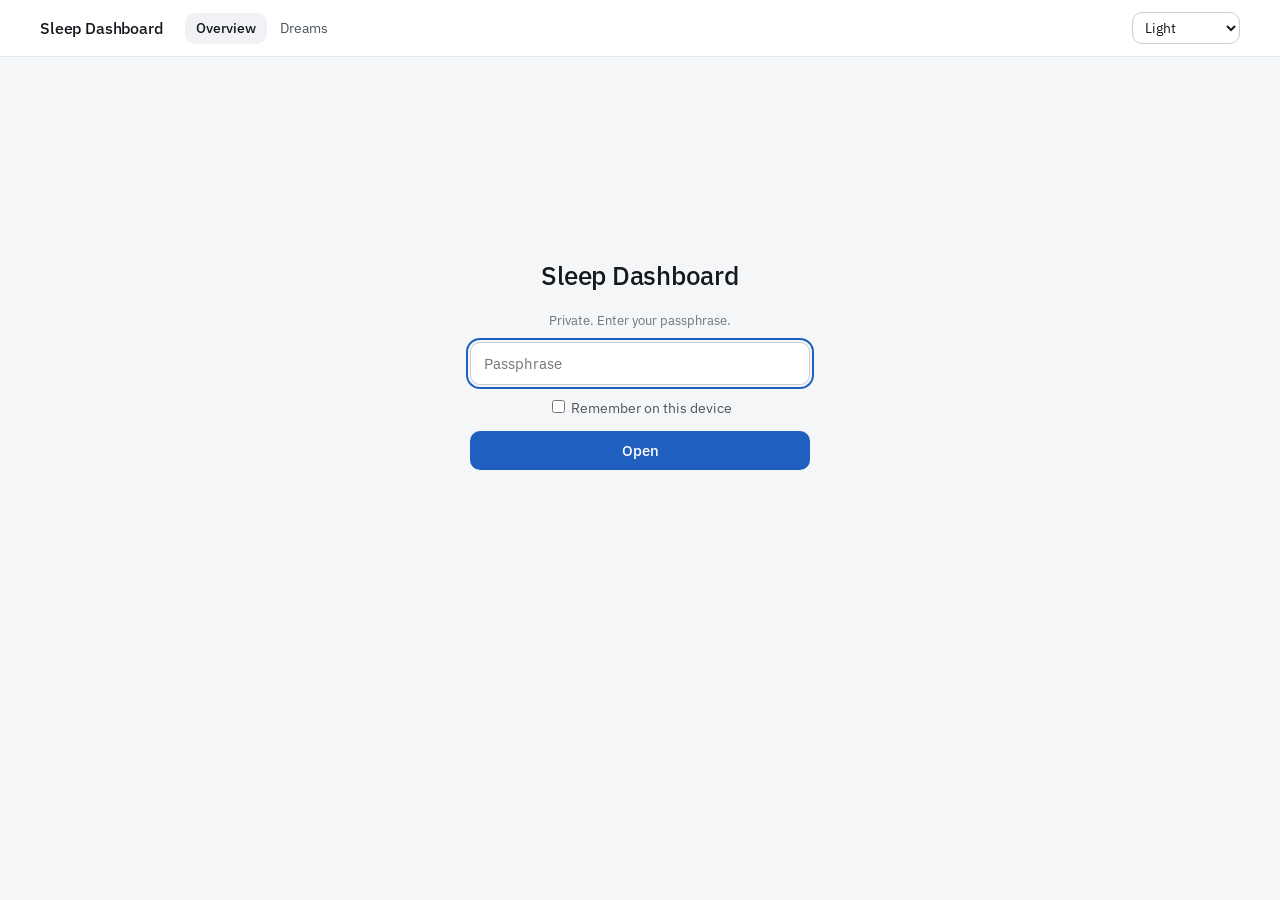
<file: index.html>
<!doctype html>
<html lang="en">
<head>
<meta charset="utf-8">
<meta name="viewport" content="width=device-width, initial-scale=1">
<meta name="robots" content="noindex, nofollow">
<title>Sleep Dashboard</title>
<script>try { document.documentElement.dataset.theme = localStorage.getItem("sleep-theme") || (matchMedia("(prefers-color-scheme: light)").matches ? "light" : "dark"); } catch { document.documentElement.dataset.theme = "dark"; }</script>
<link rel="icon" href="data:,">
<link rel="preconnect" href="https://fonts.googleapis.com">
<link rel="preconnect" href="https://fonts.gstatic.com" crossorigin>
<link rel="stylesheet" href="https://fonts.googleapis.com/css2?family=Archivo+Narrow:wght@500;600;700&family=Cormorant+Garamond:ital,wght@0,500;0,600;1,500;1,600&family=Courier+Prime:wght@400;700&family=IBM+Plex+Mono:wght@400;500&family=IBM+Plex+Sans:wght@400;500;600&family=Quicksand:wght@400;500;600;700&family=Spectral:ital,wght@0,400;0,500;1,400&display=swap">
<link rel="stylesheet" href="app.css">
</head>
<body>
<canvas id="backdrop" aria-hidden="true"></canvas>
<header class="bar">
  <a class="brand" href="index.html">Sleep Dashboard</a>
  <nav aria-label="Pages"><a href="index.html" aria-current="page">Overview</a><a href="dreams.html">Dreams</a></nav>
  <span class="gap"></span>
  <span class="stamp" id="stamp"></span>
  <label class="theme"><select id="theme" aria-label="Theme">
    <option value="dark">Dark</option><option value="light">Light</option><option value="brutalism">Brutalism</option>
    <option value="backrooms">Backrooms</option><option value="amanita">Amanita</option><option value="dreamcore">Dreamcore</option>
  </select></label>
</header>
<main id="app"></main>
<div class="tip" id="tip" role="status"></div>
<script src="config.js"></script>
<script src="lock.js"></script>
<script src="core.js"></script>
<script src="backdrop.js"></script>
<script src="charts.js"></script>
<script src="plates.js"></script>
<script src="nights.js"></script>
</body>
</html>
</file>
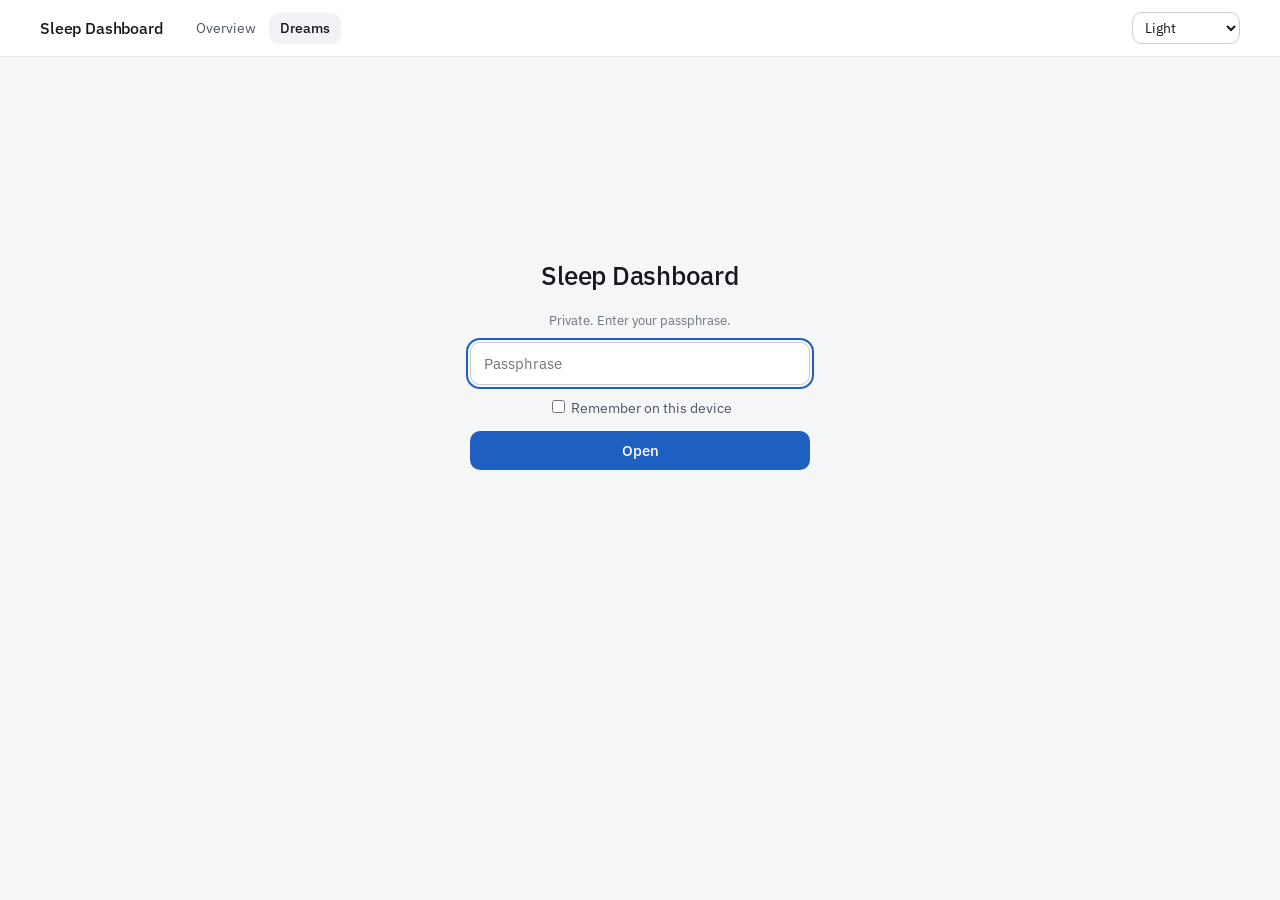
<file: dreams.html>
<!doctype html>
<html lang="en">
<head>
<meta charset="utf-8">
<meta name="viewport" content="width=device-width, initial-scale=1">
<meta name="robots" content="noindex, nofollow">
<title>Dreams · Sleep Dashboard</title>
<script>try { document.documentElement.dataset.theme = localStorage.getItem("sleep-theme") || (matchMedia("(prefers-color-scheme: light)").matches ? "light" : "dark"); } catch { document.documentElement.dataset.theme = "dark"; }</script>
<link rel="icon" href="data:,">
<link rel="preconnect" href="https://fonts.googleapis.com">
<link rel="preconnect" href="https://fonts.gstatic.com" crossorigin>
<link rel="stylesheet" href="https://fonts.googleapis.com/css2?family=Archivo+Narrow:wght@500;600;700&family=Cormorant+Garamond:ital,wght@0,500;0,600;1,500;1,600&family=Courier+Prime:wght@400;700&family=IBM+Plex+Mono:wght@400;500&family=IBM+Plex+Sans:wght@400;500;600&family=Quicksand:wght@400;500;600;700&family=Spectral:ital,wght@0,400;0,500;1,400&display=swap">
<link rel="stylesheet" href="app.css">
</head>
<body>
<canvas id="backdrop" aria-hidden="true"></canvas>
<header class="bar">
  <a class="brand" href="index.html">Sleep Dashboard</a>
  <nav aria-label="Pages"><a href="index.html">Overview</a><a href="dreams.html" aria-current="page">Dreams</a></nav>
  <span class="gap"></span>
  <span class="stamp" id="stamp"></span>
  <label class="theme"><select id="theme" aria-label="Theme">
    <option value="dark">Dark</option><option value="light">Light</option><option value="brutalism">Brutalism</option>
    <option value="backrooms">Backrooms</option><option value="amanita">Amanita</option><option value="dreamcore">Dreamcore</option>
  </select></label>
</header>
<main id="app"></main>
<div class="tip" id="tip" role="status"></div>
<script src="config.js"></script>
<script src="lock.js"></script>
<script src="core.js"></script>
<script src="backdrop.js"></script>
<script src="dreams-page.js"></script>
</body>
</html>
</file>
<file: app.css>
/* Sleep Dashboard. One layout, five themes: a theme is only the tokens below, so a chart never
   needs to know which one it's in. Stage colours are checked per theme against its chart surface. */
:root, :root[data-theme="dark"] {
  color-scheme: dark;
  --page: #0f1115; --surface: #16191f; --hover: #1d2128; --scene-gap: 8px; --panel-art: none; --blur: none; --head-style: normal;
  --ink: #e9ebee; --ink2: #a8aeb8; --muted: #7c838f; --line: #272b33; --line2: #3a3f49;
  --accent: #7fb0f5; --on-accent: #0f1115;
  --good: #4cc38a; --between: #d9b44a; --poor: #ef7d6e;
  --plate: #16191f; --plate-ink: #d9dce1; --plate-muted: #7c838f; --plate-line: #272b33; --cloud-blend: lighter;
  --wake: #e0a030; --rem: #e5679a; --n1: #a6cefb; --n2: #4f8fe3; --n3: #2f57c4;
  --body: "IBM Plex Sans", "Helvetica Neue", sans-serif; --head: var(--body); --num: var(--body); --mono: "IBM Plex Mono", ui-monospace, monospace;
  --head-weight: 500; --head-case: none; --head-track: -.01em;
  --radius: 10px; --bw: 1px; --shadow: none; --head-paint: none;
}
#backdrop { position: fixed; inset: 0; width: 100%; height: 100%; z-index: -1; display: none; }
:root[data-theme="light"] {
  color-scheme: light;
  --page: #f5f6f8; --surface: #fff; --hover: #f0f2f5;
  --ink: #15181d; --ink2: #4c5460; --muted: #6c7480; --line: #e2e5ea; --line2: #c9ced6;
  --accent: #1f5fbf; --on-accent: #fff;
  --good: #0e8050; --between: #94690a; --poor: #bf3f2f;
  --plate: #fff; --plate-ink: #15181d; --plate-muted: #6c7480; --plate-line: #e2e5ea; --cloud-blend: multiply;
  --wake: #c98500; --rem: #d4497f; --n1: #86b4ee; --n2: #2f7fe0; --n3: #17408c;
}
:root[data-theme="brutalism"] {
  color-scheme: dark;
  --page: #252726; --surface: #303331; --hover: #3a3d3b;
  --ink: #d9dad4; --ink2: #aeb0a9; --muted: #8b8d86; --line: #474a47; --line2: #5d605c;
  --accent: #b8a35a; --on-accent: #1d1e1c;
  --good: #93ad8b; --between: #c6ab62; --poor: #c97d71;
  --plate: #262827; --plate-ink: #d9dad4; --plate-muted: #8d8f88; --plate-line: #3e413e; --cloud-blend: lighter;
  --wake: #b8a35a; --rem: #bd6468; --n1: #d6dcd7; --n2: #8aa6b3; --n3: #476b7e;
  --body: "IBM Plex Mono", ui-monospace, monospace; --head: "Archivo Narrow", "Arial Narrow", sans-serif; --num: "Archivo Narrow", "Arial Narrow", sans-serif;
  --head-weight: 600; --head-case: uppercase; --head-track: .09em;
  --radius: 0; --bw: 1px; --shadow: none; --scene-gap: 240px;
  --panel-art: repeating-linear-gradient(0deg, rgba(0, 0, 0, .05) 0 1px, transparent 1px 46px), repeating-linear-gradient(90deg, rgba(0, 0, 0, .035) 0 1px, transparent 1px 180px);
}
:root[data-theme="backrooms"] {
  color-scheme: light;
  --page: #d3c172;
  --surface: #efe3a8; --hover: #f6ecbb;
  --ink: #2c2710; --ink2: #4d4520; --muted: #6a5f2c; --line: #bfae62; --line2: #9c8c45;
  --accent: #6b4a0c; --on-accent: #f6ecbb;
  --good: #33601f; --between: #80530a; --poor: #8c1d20;
  --plate: #efe3a8; --plate-ink: #2c2710; --plate-muted: #6a5f2c; --plate-line: #cfbf74; --cloud-blend: multiply;
  --wake: #b4530a; --rem: #8c1d40; --n1: #a39f55; --n2: #4c6b3c; --n3: #20402f;
  --body: "Courier Prime", "Courier New", monospace; --head: var(--body); --num: var(--body);
  --head-weight: 700; --radius: 2px; --shadow: 0 2px 10px rgba(92, 74, 20, .28); --scene-gap: 128px;
  --panel-art: radial-gradient(120% 90% at 92% 8%, rgba(120, 92, 24, .1), transparent 55%), radial-gradient(70% 60% at 6% 100%, rgba(120, 92, 24, .08), transparent 60%);
}
:root[data-theme="amanita"] {
  color-scheme: dark;
  --page: #0b1510;
  --surface: rgba(16, 32, 23, .86); --hover: rgba(36, 60, 42, .9);
  --ink: #f4ecdb; --ink2: #cfcdb6; --muted: #9dab95; --line: rgba(190, 214, 180, .16); --line2: rgba(190, 214, 180, .3);
  --accent: #e8503a; --on-accent: #fff6e6;
  --good: #9ad68b; --between: #f2c14e; --poor: #ff9a82;
  --plate: #12231a; --plate-ink: #f4ecdb; --plate-muted: #9dab95; --plate-line: #24402e; --cloud-blend: lighter;
  --wake: #f2c14e; --rem: #e0442f; --n1: #ece3cc; --n2: #7fae6e; --n3: #2f7a5a;
  --body: "Spectral", Georgia, serif; --head: "Cormorant Garamond", Georgia, serif; --num: "Cormorant Garamond", Georgia, serif;
  --head-weight: 600; --radius: 18px; --shadow: 0 10px 40px rgba(0, 0, 0, .35), 0 0 34px rgba(232, 80, 58, .05); --scene-gap: 230px; --head-style: italic;
  --blur: blur(10px) saturate(1.15);
}
:root[data-theme="dreamcore"] {
  color-scheme: light;
  --page: #a5b6f0;
  --surface: rgba(255, 252, 248, .78); --hover: rgba(255, 240, 246, .95);
  --ink: #27245a; --ink2: #4b4880; --muted: #6a6798; --line: rgba(120, 110, 190, .22); --line2: rgba(120, 110, 190, .42);
  --accent: #e0314b; --on-accent: #fff;
  --good: #128a66; --between: #9a6a00; --poor: #c6243d;
  --plate: #fdf8f4; --plate-ink: #27245a; --plate-muted: #6a6798; --plate-line: #ebe2ee; --cloud-blend: multiply;
  --wake: #eea02e; --rem: #e0314b; --n1: #8fc7ee; --n2: #4f7fe6; --n3: #34319c;
  --body: "Quicksand", "Trebuchet MS", sans-serif; --head: var(--body); --num: var(--body);
  --head-weight: 700; --radius: 16px; --shadow: 0 8px 30px rgba(90, 70, 160, .16); --scene-gap: 210px;
  --blur: blur(8px); --head-paint: linear-gradient(90deg, #ff4f97, #ff9a3d 30%, #16b89a 62%, #5a5cf0);
}

* { box-sizing: border-box; }
html { -webkit-text-size-adjust: 100%; }
html, body { margin: 0; }
body { background: var(--page); color: var(--ink); font: 400 15px/1.5 var(--body); -webkit-font-smoothing: antialiased; overflow-x: clip; min-height: 100vh; }
:focus-visible { outline: 2px solid var(--accent); outline-offset: 2px; }
a { color: inherit; }

.bar { position: sticky; top: 0; z-index: 20; display: flex; align-items: center; gap: 22px; padding: 12px clamp(16px, 4vw, 40px); background: var(--surface); border-bottom: var(--bw) solid var(--line); }
.brand { font: var(--head-weight) 16px/1 var(--head); text-transform: var(--head-case); letter-spacing: var(--head-track); text-decoration: none; }
.bar nav { display: flex; gap: 2px; }
.bar nav a { font-size: 14px; color: var(--ink2); text-decoration: none; padding: 5px 11px; border-radius: var(--radius); }
.bar nav a:hover { background: var(--hover); color: var(--ink); }
.bar nav a[aria-current] { color: var(--ink); background: var(--hover); font-weight: 500; }
.bar .gap { flex: 1; }
.stamp { font-size: 12.5px; color: var(--muted); }
.theme select { font: 400 13.5px var(--body); color: var(--ink); background: var(--surface); border: var(--bw) solid var(--line2); border-radius: var(--radius); padding: 5px 8px; }
@media (max-width: 640px) {
  .bar { position: static; flex-wrap: wrap; gap: 8px 10px; }
  .bar .gap, .stamp { display: none; }
  .brand { flex: 1 0 100%; font-size: 15px; }
  .bar nav a { padding: 5px 8px; }
  .theme { margin-left: auto; }
}
:root[data-theme="backrooms"] .bar { background: #e6dfbd; border-bottom: 2px solid #a59a68; box-shadow: 0 8px 46px rgba(255, 250, 205, .85); }
@media (prefers-reduced-motion: no-preference) {
  :root[data-theme="backrooms"] body { animation: hum 9s steps(1) infinite; }
  @keyframes hum { 0%, 90%, 92.4%, 100% { filter: none; } 90.6% { filter: brightness(.9); } 91.4% { filter: brightness(1.05); } 92% { filter: brightness(.95); } }
}
:root[data-theme="brutalism"] .bar { background: #1f2120; border-bottom: 3px solid #101110; }
:root[data-theme="brutalism"] .brand { font-size: 19px; }
:root[data-theme="amanita"] .bar, :root[data-theme="dreamcore"] .bar { background: var(--surface); backdrop-filter: var(--blur); }
:root[data-theme="amanita"] .brand { font-size: 23px; font-style: italic; }
:root[data-theme="amanita"] h1 { font-size: 36px; } :root[data-theme="amanita"] h2 { font-size: 26px; }
:root[data-theme="amanita"] .metric .value { font-size: 34px; }
:root[data-theme="dreamcore"] h1, :root[data-theme="dreamcore"] h2, :root[data-theme="dreamcore"] .brand { background: var(--head-paint); -webkit-background-clip: text; background-clip: text; color: transparent; filter: drop-shadow(0 1px 0 rgba(255, 255, 255, .7)); }

main { max-width: 1120px; margin: 0 auto; padding: var(--scene-gap) clamp(16px, 4vw, 40px) 110px; }
@media (max-width: 640px) { main { padding-top: min(var(--scene-gap), 130px); } }
section { margin-top: 44px; scroll-margin-top: 70px; }
.head { display: flex; align-items: baseline; justify-content: space-between; gap: 16px; flex-wrap: wrap; margin-bottom: 12px; }
h1, h2 { font-family: var(--head); font-weight: var(--head-weight); font-style: var(--head-style); text-transform: var(--head-case); letter-spacing: var(--head-track); margin: 0; }
h1 { font-size: 26px; line-height: 1.2; }
h2 { font-size: 18px; line-height: 1.3; }
:root[data-theme="brutalism"] section > .lede, :root[data-theme="brutalism"] section > .fine { color: var(--ink2); }
:root[data-theme="amanita"] .head h2, :root[data-theme="amanita"] .lede, :root[data-theme="amanita"] h1, :root[data-theme="amanita"] main > .fine, :root[data-theme="amanita"] section > .fine, :root[data-theme="amanita"] .legend { text-shadow: 0 1px 10px rgba(0, 0, 0, .9), 0 0 2px rgba(0, 0, 0, .8); color: #f4ecdb; }
:root[data-theme="dreamcore"] .lede, :root[data-theme="dreamcore"] main > .fine, :root[data-theme="dreamcore"] section > .fine, :root[data-theme="dreamcore"] .legend, :root[data-theme="dreamcore"] .head, :root[data-theme="dreamcore"] .top { color: var(--ink); background: rgba(255, 252, 248, .72); backdrop-filter: blur(6px); padding: 3px 11px; border-radius: 10px; width: fit-content; max-width: 100%; }
:root[data-theme="dreamcore"] .head { width: auto; padding: 5px 11px; }
:root[data-theme="dreamcore"] .lede { margin-top: 6px; }
:root[data-theme="backrooms"] section > .lede, :root[data-theme="backrooms"] section > .fine, :root[data-theme="backrooms"] main > .fine { color: var(--ink); }
.lede { color: var(--ink2); font-size: 14px; margin: -6px 0 12px; max-width: 72ch; }
.fine { font-size: 13px; color: var(--muted); margin: 8px 0 0; }
.top { display: flex; align-items: center; justify-content: space-between; gap: 16px; margin-top: 28px; flex-wrap: wrap; }

.segment { display: inline-flex; border: var(--bw) solid var(--line2); border-radius: var(--radius); overflow: hidden; }
.segment button { font: 400 13px var(--body); color: var(--ink2); background: none; border: 0; padding: 5px 12px; cursor: pointer; }
.segment button + button { border-left: var(--bw) solid var(--line2); }
.segment button[aria-pressed="true"] { background: var(--accent); color: var(--on-accent); }

.panel { background: var(--panel-art), var(--surface); backdrop-filter: var(--blur); border: var(--bw) solid var(--line); border-radius: var(--radius); box-shadow: var(--shadow); padding: 14px 16px; min-width: 0; }
.plate { background: var(--plate); color: var(--plate-ink); border: var(--bw) solid var(--line); border-radius: var(--radius); box-shadow: var(--shadow); position: relative; overflow: hidden; }
.plate canvas, .plate svg { display: block; width: 100%; }
.plate .cap { position: absolute; left: 14px; top: 10px; font-size: 12.5px; color: var(--plate-muted); pointer-events: none; }
.legend { display: flex; flex-wrap: wrap; gap: 4px 14px; font-size: 12.5px; color: var(--ink2); margin-top: 8px; }
.legend i { display: inline-block; width: 10px; height: 10px; border-radius: 2px; margin-right: 5px; vertical-align: -1px; }

/* the grid of numbers */
.metrics { display: grid; grid-template-columns: repeat(5, minmax(0, 1fr)); gap: 1px; background: var(--line); backdrop-filter: var(--blur); border: var(--bw) solid var(--line); border-radius: var(--radius); overflow: hidden; box-shadow: var(--shadow); }
.metric { background: var(--panel-art), var(--surface); padding: 12px 14px 10px; min-width: 0; }
.metric .label { font-size: 13px; color: var(--ink2); }
.metric .value { font: 400 29px/1.2 var(--num); margin-top: 2px; font-variant-numeric: tabular-nums; }
.metric .value small { font: 400 13px var(--body); color: var(--ink2); margin-left: 3px; }
.metric .state { font-size: 12.5px; color: var(--muted); min-height: 19px; }
.metric svg { display: block; width: 100%; height: 24px; margin-top: 4px; overflow: visible; }
@media (max-width: 900px) { .metrics { grid-template-columns: repeat(2, minmax(0, 1fr)); } }
.state i { font-style: normal; margin-right: 4px; }
.state.good i { color: var(--good); } .state.between i { color: var(--between); } .state.poor i { color: var(--poor); }

/* nights */
.nights { background: var(--panel-art), var(--surface); backdrop-filter: var(--blur); border: var(--bw) solid var(--line); border-radius: var(--radius); overflow: hidden; box-shadow: var(--shadow); }
.nrow { display: grid; grid-template-columns: 112px 50px 74px 84px 56px 56px 50px minmax(0, 1fr) 14px; gap: 10px; align-items: center; padding: 10px 14px; text-decoration: none; font-size: 14px; font-variant-numeric: tabular-nums; }
.nrow + .nrow { border-top: var(--bw) solid var(--line); }
a.nrow:hover { background: var(--hover); }
.nrow.headrow { font-size: 12.5px; color: var(--muted); padding-block: 7px; }
.nrow small { color: var(--muted); margin-left: 5px; font-size: 12.5px; }
.nrow .score { font-weight: 600; }
.nrow .go { color: var(--muted); }
.nrow svg { display: block; width: 100%; height: 14px; }
@media (max-width: 800px) {
  .nrow { grid-template-columns: minmax(0, 1fr) 40px 74px 14px; row-gap: 6px; }
  .nrow .opt { display: none; }
  .nrow .strip { grid-column: 1 / -1; grid-row: 2; }
  .nrow .go { grid-column: 4; grid-row: 1; }
  .nrow.headrow { display: none; }
}
.more { display: block; width: 100%; font: 400 13.5px var(--body); color: var(--ink2); background: none; border: 0; border-top: var(--bw) solid var(--line); padding: 9px; cursor: pointer; }
.rings-plate { max-width: 560px; margin-inline: auto; aspect-ratio: 1; }
.rings-plate canvas { height: 100%; }

.charts { display: grid; grid-template-columns: repeat(3, minmax(0, 1fr)); gap: 10px; }
@media (max-width: 1000px) { .charts { grid-template-columns: repeat(2, minmax(0, 1fr)); } }
@media (max-width: 640px) { .charts { grid-template-columns: 1fr; } }
.chart h3 { font: 500 13.5px/1.3 var(--body); margin: 0; }
.chart .say { font-size: 12.5px; color: var(--muted); margin: 1px 0 6px; }
.chart svg { display: block; width: 100%; overflow: visible; }

.ranges { background: var(--panel-art), var(--surface); backdrop-filter: var(--blur); border: var(--bw) solid var(--line); border-radius: var(--radius); box-shadow: var(--shadow); padding: 2px 16px; }
.range { display: grid; grid-template-columns: minmax(0, 250px) minmax(0, 1fr) 158px; gap: 18px; align-items: center; padding: 10px 0; }
.pct .range { grid-template-columns: minmax(0, 250px) minmax(0, 1fr) 236px; }
.range + .range { border-top: var(--bw) solid var(--line); }
.range .name { font-size: 14px; }
.range .name small { display: block; font-size: 12.5px; color: var(--muted); }
.range .state { font-size: 13.5px; color: var(--ink2); text-align: right; }
.track-r { position: relative; height: 20px; }
.track-r span { position: absolute; }
.track-r .zone { top: 7px; height: 6px; }
.track-r .zone.good { background: color-mix(in srgb, var(--good) 55%, transparent); }
.track-r .zone.poor { background: color-mix(in srgb, var(--poor) 28%, transparent); }
.track-r .zone.mid { background: var(--line); }
.track-r .mark { top: 3px; width: 1px; height: 14px; background: var(--muted); }
.track-r .you { top: 3px; width: 14px; height: 14px; border-radius: 50%; background: var(--ink); box-shadow: 0 0 0 2px var(--surface); transform: translateX(-50%); }
:root[data-theme="brutalism"] .track-r .you { border-radius: 0; width: 8px; height: 18px; top: 1px; background: var(--accent); }
@media (max-width: 760px) { .range, .pct .range { grid-template-columns: 1fr auto; } .track-r { grid-column: 1 / -1; grid-row: 2; } }

.split { display: grid; grid-template-columns: minmax(0, 1.6fr) minmax(0, 1fr); gap: 10px; align-items: start; }
.split.even { grid-template-columns: repeat(2, minmax(0, 1fr)); }
@media (max-width: 860px) { .split, .split.even { grid-template-columns: 1fr; } }
.facts { background: var(--panel-art), var(--surface); backdrop-filter: var(--blur); border: var(--bw) solid var(--line); border-radius: var(--radius); box-shadow: var(--shadow); padding: 2px 16px; }
.fact { display: flex; justify-content: space-between; align-items: baseline; gap: 14px; padding: 8px 0; font-size: 14px; color: var(--ink2); }
.fact + .fact { border-top: var(--bw) solid var(--line); }
.fact b { font-weight: 500; color: var(--ink); white-space: nowrap; font-variant-numeric: tabular-nums; }

.locked { background: var(--surface); border: var(--bw) dashed var(--line2); border-radius: var(--radius); padding: 14px 16px; color: var(--ink2); font-size: 14px; }
.locked b { font-weight: 500; color: var(--ink); }
.track-p { height: 4px; background: var(--line); margin-top: 8px; border-radius: 2px; overflow: hidden; }
.track-p i { display: block; height: 100%; background: var(--accent); }
.scroll-x { overflow-x: auto; }
table { border-collapse: collapse; width: 100%; font-size: 13.5px; }
th, td { text-align: right; padding: 7px 10px; border-bottom: var(--bw) solid var(--line); white-space: nowrap; font-variant-numeric: tabular-nums; }
th { font-weight: 500; color: var(--ink2); }
th:first-child, td:first-child { text-align: left; }
.sources { margin: 6px 0 0; padding-left: 18px; color: var(--ink2); font-size: 13.5px; display: grid; gap: 3px; }

/* one night */
.crumb { display: inline-block; margin-top: 22px; font-size: 13.5px; color: var(--ink2); text-decoration: none; }
.crumb:hover { color: var(--ink); }
.pager { display: flex; gap: 6px; }
.pager a, .pager span { font-size: 13.5px; color: var(--ink2); text-decoration: none; padding: 4px 10px; border: var(--bw) solid var(--line2); border-radius: var(--radius); }
.pager span { opacity: .4; }
.pager a:hover { background: var(--hover); color: var(--ink); }
.summary { display: grid; grid-template-columns: 190px minmax(0, 1fr) minmax(0, 1fr); gap: 26px; align-items: center; margin-top: 14px; }
@media (max-width: 860px) { .summary { grid-template-columns: 1fr; gap: 14px; } }
.big-score { font: 400 68px/1 var(--num); font-variant-numeric: tabular-nums; }
.big-score small { display: block; font: 400 13.5px/1.4 var(--body); color: var(--ink2); margin-top: 6px; }
.parts { display: grid; gap: 7px; }
.part { display: grid; grid-template-columns: 84px 1fr 52px; align-items: center; gap: 10px; font-size: 13px; color: var(--ink2); }
.part .bar-p { height: 5px; background: var(--line); border-radius: 3px; overflow: hidden; display: block; }
.part .bar-p i { display: block; height: 100%; background: var(--accent); }
.part .pts { text-align: right; font-variant-numeric: tabular-nums; color: var(--muted); }
.notes { list-style: disc; margin: 0; padding-left: 18px; display: grid; gap: 3px; font-size: 14.5px; }

/* lock */
.lock { min-height: 70vh; display: grid; place-items: center; text-align: center; }
.lock form { display: grid; gap: 12px; width: min(100%, 340px); }
.lock input[type="password"] { font: 400 15px var(--body); padding: 11px 13px; border-radius: var(--radius); border: var(--bw) solid var(--line2); background: var(--surface); color: var(--ink); width: 100%; }
.lock button { font: 500 15px var(--body); padding: 10px; border-radius: var(--radius); border: 0; background: var(--accent); color: var(--on-accent); cursor: pointer; }
.lock label { font-size: 13.5px; color: var(--ink2); }
.err { color: var(--poor); font-size: 13.5px; min-height: 1.4em; margin: 0; }

/* dreams */
.dream-top { display: grid; grid-template-columns: minmax(0, 1.5fr) minmax(0, 1fr); gap: 10px; margin-top: 14px; align-items: stretch; }
@media (max-width: 900px) { .dream-top { grid-template-columns: 1fr; } }
.map { position: relative; }
.map svg { display: block; width: 100%; height: 100%; }
.map svg { cursor: grab; user-select: none; -webkit-user-select: none; }
.map svg:active { cursor: grabbing; }
.map .node { cursor: pointer; transition: opacity .15s; }
.map .node:active { cursor: grabbing; }
.map .node:focus:not(:focus-visible) { outline: none; }
.map .zoom { position: absolute; right: 12px; bottom: 10px; display: inline-flex; border: var(--bw) solid var(--plate-line); border-radius: var(--radius); overflow: hidden; }
.map .zoom button { font: 400 13px var(--body); min-width: 30px; color: var(--plate-ink); background: none; border: 0; padding: 4px 9px; cursor: pointer; }
.map .zoom button + button { border-left: var(--bw) solid var(--plate-line); }
.map .zoom button:hover { background: color-mix(in srgb, var(--plate-ink) 8%, transparent); }
.map .edge { transition: opacity .15s; }
.map .hint { position: absolute; left: 14px; bottom: 10px; font-size: 12.5px; color: var(--plate-muted); pointer-events: none; }
.related { background: var(--panel-art), var(--surface); backdrop-filter: var(--blur); border: var(--bw) solid var(--line); border-radius: var(--radius); box-shadow: var(--shadow); padding: 12px 16px; overflow-y: auto; max-height: 540px; }
.related h2 { margin-bottom: 6px; }
.related .item { padding: 10px 0; border-top: var(--bw) solid var(--line); }
.related .item h3 { font: var(--head-weight) 15px/1.3 var(--head); margin: 0 0 3px; }
.related .item p { margin: 0; font-size: 14px; line-height: 1.5; color: var(--ink2); }
.related .item .when { font-size: 12.5px; color: var(--muted); margin-bottom: 2px; }
.linkish { font: inherit; color: var(--ink2); background: none; border: 0; padding: 0; cursor: pointer; text-decoration: underline; text-underline-offset: 3px; }
.search { width: 100%; font: 400 15px var(--body); color: var(--ink); background: var(--surface); border: var(--bw) solid var(--line2); border-radius: var(--radius); padding: 10px 13px; margin-bottom: 10px; }
.filters { display: flex; gap: 6px; flex-wrap: wrap; align-items: center; margin-bottom: 8px; }
.chip { font: 400 13px var(--body); color: var(--ink2); background: none; border: var(--bw) solid var(--line2); padding: 3px 10px; border-radius: var(--radius); cursor: pointer; }
.chip[aria-pressed="true"] { background: var(--accent); color: var(--on-accent); }
.chip small { opacity: .7; margin-left: 3px; }
.dream { display: grid; grid-template-columns: 124px minmax(0, 1fr); gap: 4px 24px; padding: 18px 0; border-top: var(--bw) solid var(--line); }
@media (max-width: 700px) { .dream { grid-template-columns: 1fr; } }
.dream .when { font-size: 13px; color: var(--muted); }
.dream h3 { font: var(--head-weight) 17px/1.3 var(--head); margin: 0 0 6px; }
.dream p { margin: 0 0 10px; max-width: 70ch; font-size: 15px; line-height: 1.6; }
.tags { display: flex; flex-wrap: wrap; gap: 5px; }
.tag { font-size: 12.5px; color: var(--ink2); border: var(--bw) solid var(--line); border-radius: var(--radius); padding: 1px 8px; }
.tag.kind { color: var(--ink); border-color: var(--line2); font-weight: 500; }
.dream audio { width: min(100%, 320px); height: 32px; margin-top: 8px; }
.empty { color: var(--ink2); padding: 22px 0; }

.tip { position: fixed; z-index: 50; pointer-events: none; padding: 7px 10px; border-radius: 6px; font-size: 13px; line-height: 1.4; background: #15181d; color: #f0f1f3; box-shadow: 0 6px 20px rgba(0, 0, 0, .3); max-width: 260px; opacity: 0; }
.tip.on { opacity: 1; }
.tip i { font-style: normal; display: inline-block; width: 9px; height: 9px; border-radius: 2px; margin-right: 6px; }
</file>
